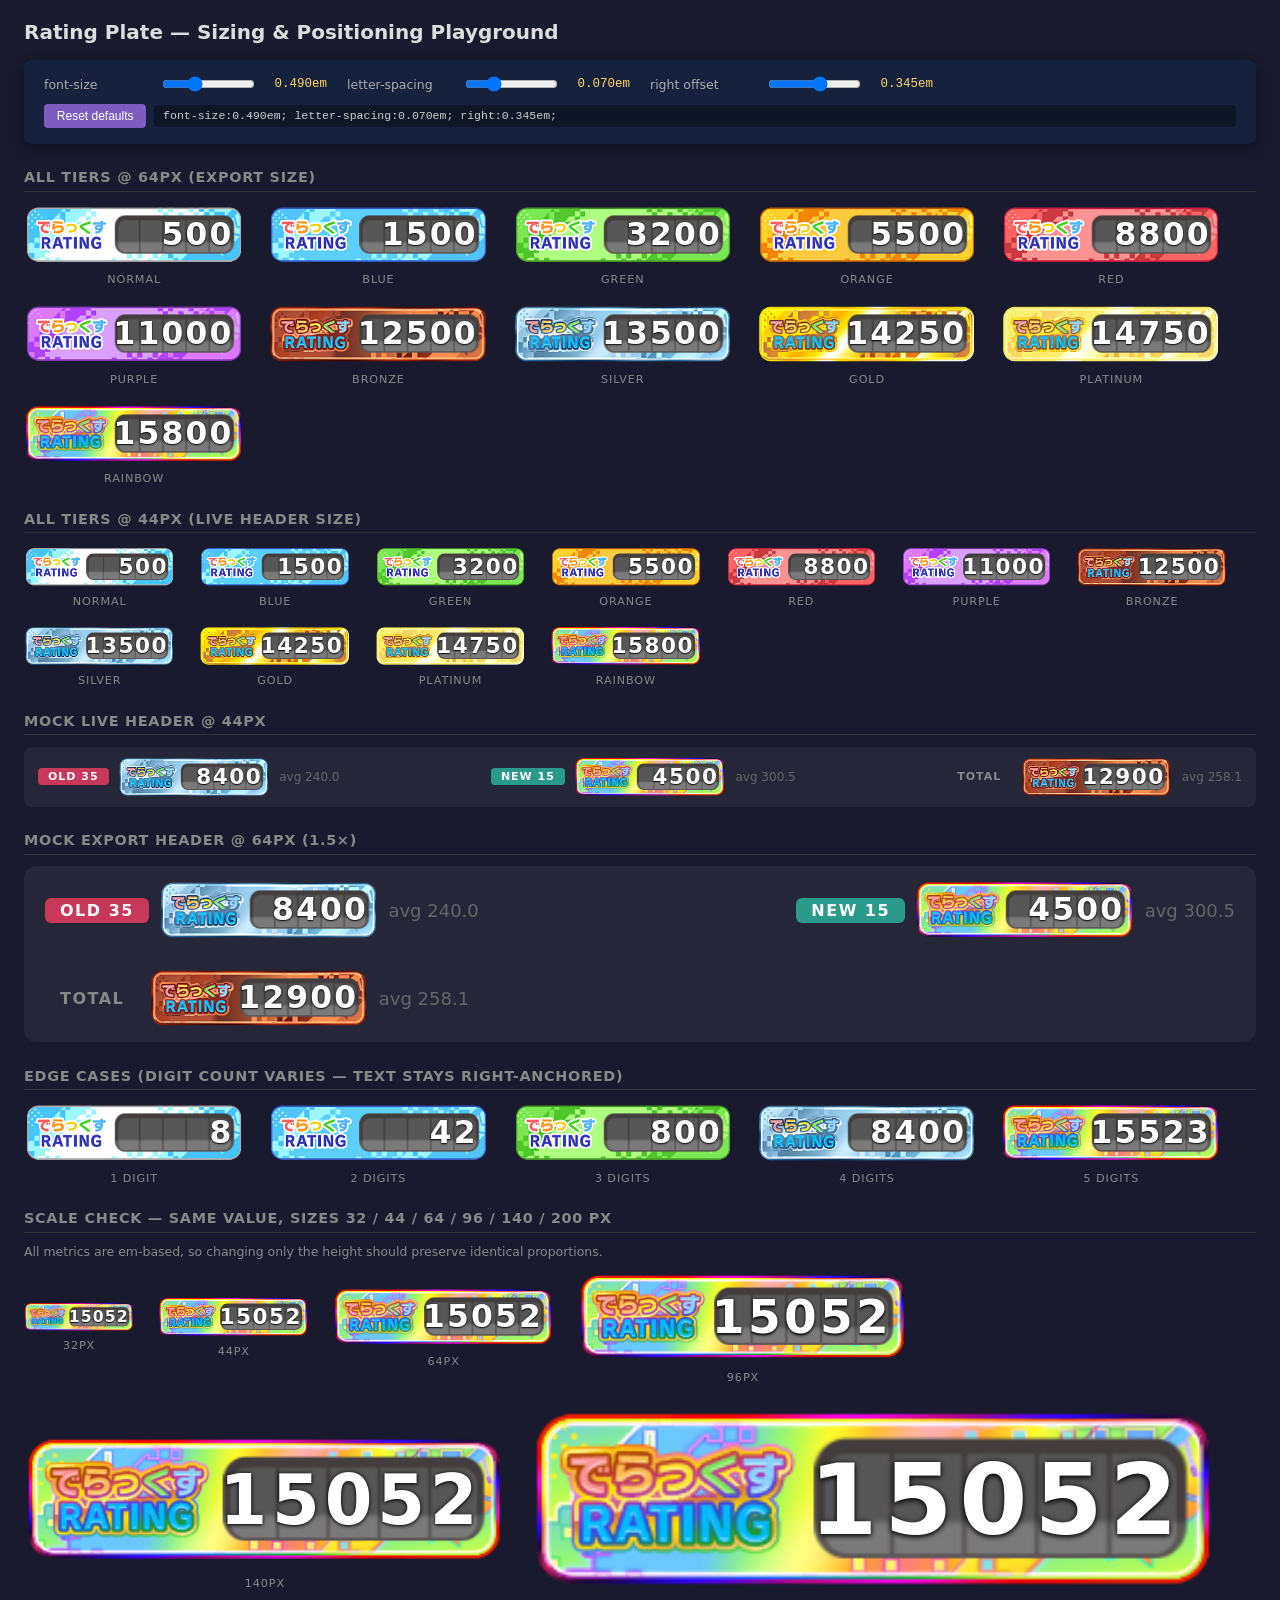
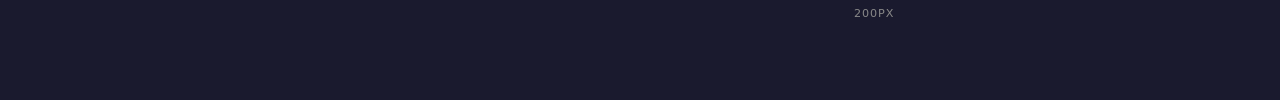
<file: rating_plate_test.html>
<!DOCTYPE html>
<html lang="en">
<head>
<meta charset="UTF-8">
<title>Rating Plate Test</title>
<style>
  * { box-sizing: border-box; margin: 0; padding: 0; }
  body {
    background: #1a1a2e;
    color: #ddd;
    font-family: 'Segoe UI', system-ui, sans-serif;
    padding: 1.25rem 1.5rem 4rem;
    min-height: 100vh;
  }
  h1 { font-size: 1.25rem; margin-bottom: 1rem; }
  h2 {
    font-size: 0.9rem;
    text-transform: uppercase;
    letter-spacing: 0.05em;
    color: #888;
    margin: 1.6rem 0 0.7rem;
    border-bottom: 1px solid #333;
    padding-bottom: 0.35rem;
  }

  /* ── Plate component (the part being tuned) ───────────────────────────────
     The plate sets `font-size: <height>px` inline, so 1em == plate height.
     Every value inside uses em → everything scales with the image.
     Text is right-anchored: no width, no text-align needed.
  */
  .rating-plate {
    position: relative;
    display: inline-block;
    vertical-align: middle;
    line-height: 0;
    flex-shrink: 0;
  }
  .rating-plate-bg {
    display: block;
    width: 100%;
    height: 100%;
    pointer-events: none;
  }
  .rating-plate-value {
    position: absolute;
    top: 50%;
    transform: translateY(-50%);
    color: #fff;
    font-family: 'Arial Black', Impact, system-ui, sans-serif;
    font-weight: 900;
    line-height: 1;
    white-space: nowrap;
    text-shadow:
      0 0.025em 0.05em rgba(0, 0, 0, 0.85),
      0 0      0.07em rgba(0, 0, 0, 0.6);
    /* Tunable via CSS vars (all em → scale with plate height): */
    right:          calc(var(--rp-right, 0.345) * 1em);
    font-size:      calc(var(--rp-fs,    0.490) * 1em);
    letter-spacing: calc(var(--rp-ls,    0.070) * 1em);
  }

  /* ── Layout ────────────────────────────────────────────────────────────── */
  .row {
    display: flex;
    flex-wrap: wrap;
    gap: 1rem 1.5rem;
    align-items: center;
    margin-bottom: 1rem;
  }
  .swatch {
    display: flex;
    flex-direction: column;
    align-items: center;
    gap: 0.4rem;
  }
  .swatch-label {
    font-size: 0.7rem;
    text-transform: uppercase;
    letter-spacing: 0.08em;
    color: #888;
  }

  /* Sliders */
  .controls {
    background: #16213e;
    border-radius: 8px;
    padding: 1rem 1.25rem;
    display: grid;
    grid-template-columns: repeat(auto-fill, minmax(280px, 1fr));
    gap: 0.75rem 1.25rem;
    margin-bottom: 1.25rem;
    position: sticky;
    top: 0;
    z-index: 10;
    box-shadow: 0 4px 12px rgba(0, 0, 0, 0.4);
  }
  .ctl {
    display: grid;
    grid-template-columns: 110px 1fr 64px;
    align-items: center;
    gap: 0.5rem;
    font-size: 0.78rem;
  }
  .ctl label { color: #aaa; }
  .ctl input[type=range] { width: 100%; }
  .ctl output {
    text-align: right;
    color: #ffd860;
    font-variant-numeric: tabular-nums;
    font-family: ui-monospace, SFMono-Regular, monospace;
  }
  .ctl-reset {
    grid-column: 1 / -1;
    display: flex;
    gap: 0.5rem;
    align-items: center;
  }
  .ctl-reset button {
    background: #7c5cbf;
    color: #fff;
    border: none;
    border-radius: 4px;
    padding: 0.3rem 0.8rem;
    font-size: 0.75rem;
    cursor: pointer;
    white-space: nowrap;
  }
  .ctl-reset button:hover { background: #9370db; }
  .ctl-reset code {
    flex: 1;
    background: #0f1726;
    padding: 0.3rem 0.55rem;
    border-radius: 4px;
    font-size: 0.72rem;
    color: #ccc;
    font-family: ui-monospace, SFMono-Regular, monospace;
    white-space: nowrap;
    overflow-x: auto;
  }

  /* Mock host containers like the app uses */
  .mock-header {
    display: flex;
    align-items: center;
    justify-content: space-between;
    background: rgba(255, 255, 255, 0.05);
    padding: 8px 14px;
    border-radius: 8px;
    gap: 1rem;
    flex-wrap: wrap;
  }
  .mock-header.export-scale {
    padding: 12px 21px;
    border-radius: 12px;
    gap: 1.5rem;
  }
  .mock-block {
    display: flex;
    align-items: center;
    gap: 0.6rem;
  }
  .mock-label {
    font-size: 11px;
    font-weight: 700;
    text-transform: uppercase;
    letter-spacing: 1px;
    padding: 2px 10px;
    border-radius: 4px;
    color: #fff;
  }
  .export-scale .mock-label {
    font-size: 16px;
    letter-spacing: 1.5px;
    padding: 3px 15px;
    border-radius: 6px;
  }
  .mock-label.old { background: #c83858; }
  .mock-label.new { background: #2a9a8a; }
  .mock-label.total { background: transparent; color: #888; }
  .mock-avg { font-size: 0.75rem; color: #666; }
  .export-scale .mock-avg { font-size: 1.125rem; }
</style>
</head>
<body>
  <h1>Rating Plate — Sizing &amp; Positioning Playground</h1>

  <!-- Live tuning controls -->
  <div class="controls">
    <div class="ctl">
      <label for="rp-fs">font-size</label>
      <input id="rp-fs" type="range" min="0.20" max="1.10" step="0.005" value="0.490">
      <output id="rp-fs-out">0.490em</output>
    </div>
    <div class="ctl">
      <label for="rp-ls">letter-spacing</label>
      <input id="rp-ls" type="range" min="-0.05" max="0.40" step="0.005" value="0.070">
      <output id="rp-ls-out">0.070em</output>
    </div>
    <div class="ctl">
      <label for="rp-right">right offset</label>
      <input id="rp-right" type="range" min="0" max="0.60" step="0.005" value="0.345">
      <output id="rp-right-out">0.345em</output>
    </div>
    <div class="ctl-reset">
      <button id="reset">Reset defaults</button>
      <code id="snippet"></code>
    </div>
  </div>

  <h2>All tiers @ 64px (export size)</h2>
  <div class="row" id="row-export"></div>

  <h2>All tiers @ 44px (live header size)</h2>
  <div class="row" id="row-live"></div>

  <h2>Mock live header @ 44px</h2>
  <div class="mock-header">
    <div class="mock-block">
      <span class="mock-label old">OLD 35</span>
      <span id="mock-old-live"></span>
      <span class="mock-avg">avg 240.0</span>
    </div>
    <div class="mock-block">
      <span class="mock-label new">NEW 15</span>
      <span id="mock-new-live"></span>
      <span class="mock-avg">avg 300.5</span>
    </div>
    <div class="mock-block">
      <span class="mock-label total">TOTAL</span>
      <span id="mock-total-live"></span>
      <span class="mock-avg">avg 258.1</span>
    </div>
  </div>

  <h2>Mock export header @ 64px (1.5×)</h2>
  <div class="mock-header export-scale">
    <div class="mock-block">
      <span class="mock-label old">OLD 35</span>
      <span id="mock-old-export"></span>
      <span class="mock-avg">avg 240.0</span>
    </div>
    <div class="mock-block">
      <span class="mock-label new">NEW 15</span>
      <span id="mock-new-export"></span>
      <span class="mock-avg">avg 300.5</span>
    </div>
    <div class="mock-block">
      <span class="mock-label total">TOTAL</span>
      <span id="mock-total-export"></span>
      <span class="mock-avg">avg 258.1</span>
    </div>
  </div>

  <h2>Edge cases (digit count varies — text stays right-anchored)</h2>
  <div class="row" id="row-edge"></div>

  <h2>Scale check — same value, sizes 32 / 44 / 64 / 96 / 140 / 200 px</h2>
  <p style="color:#888;font-size:0.78rem;margin-bottom:0.6rem;">
    All metrics are em-based, so changing only the height should preserve identical proportions.
  </p>
  <div class="row" id="row-scale"></div>
</body>
<script>
const TIERS = [
  ["normal",   500],
  ["blue",    1500],
  ["green",   3200],
  ["orange",  5500],
  ["red",     8800],
  ["purple", 11000],
  ["bronze", 12500],
  ["silver", 13500],
  ["gold",   14250],
  ["platinum", 14750],
  ["rainbow", 15800],
];
const PLATE_ASPECT = 296 / 86;

function plate(value, tier, height) {
  const w = (height * PLATE_ASPECT).toFixed(1);
  const span = document.createElement("span");
  span.className = "rating-plate";
  // Setting font-size = height makes 1em == plate height for all children.
  span.style.cssText = `height:${height}px;width:${w}px;font-size:${height}px;`;
  span.innerHTML =
    `<img class="rating-plate-bg" src="assets/rating_base_${tier}.png" alt="">` +
    `<span class="rating-plate-value">${value}</span>`;
  return span;
}

function swatch(value, tier, height, labelText) {
  const wrap = document.createElement("div");
  wrap.className = "swatch";
  wrap.appendChild(plate(value, tier, height));
  const lbl = document.createElement("div");
  lbl.className = "swatch-label";
  lbl.textContent = labelText || tier;
  wrap.appendChild(lbl);
  return wrap;
}

function fillRow(id, height, tiers) {
  const el = document.getElementById(id);
  el.innerHTML = "";
  for (const [t, v] of tiers) el.appendChild(swatch(v, t, height));
}

function fillMocks() {
  const map = [
    ["mock-old-live",     8400, "silver",   44],
    ["mock-new-live",     4500, "rainbow",  44],
    ["mock-total-live",  12900, "bronze",   44],
    ["mock-old-export",   8400, "silver",   64],
    ["mock-new-export",   4500, "rainbow",  64],
    ["mock-total-export",12900, "bronze",   64],
  ];
  for (const [id, v, t, h] of map) {
    const host = document.getElementById(id);
    host.innerHTML = "";
    host.appendChild(plate(v, t, h));
  }
}

function fillEdge() {
  const el = document.getElementById("row-edge");
  el.innerHTML = "";
  el.appendChild(swatch(8,     "normal",  64, "1 digit"));
  el.appendChild(swatch(42,    "blue",    64, "2 digits"));
  el.appendChild(swatch(800,   "green",   64, "3 digits"));
  el.appendChild(swatch(8400,  "silver",  64, "4 digits"));
  el.appendChild(swatch(15523, "rainbow", 64, "5 digits"));
}

function fillScale() {
  const el = document.getElementById("row-scale");
  el.innerHTML = "";
  for (const h of [32, 44, 64, 96, 140, 200]) {
    el.appendChild(swatch(15052, "rainbow", h, h + "px"));
  }
}

function renderAll() {
  fillRow("row-export", 64, TIERS);
  fillRow("row-live",   44, TIERS);
  fillEdge();
  fillScale();
  fillMocks();
}
renderAll();

// Live CSS-var tuning
function pushVars() {
  const root = document.documentElement.style;
  const fs    = +document.getElementById("rp-fs").value;
  const ls    = +document.getElementById("rp-ls").value;
  const right = +document.getElementById("rp-right").value;
  root.setProperty("--rp-fs",    fs);
  root.setProperty("--rp-ls",    ls);
  root.setProperty("--rp-right", right);

  document.getElementById("rp-fs-out").textContent    = fs.toFixed(3) + "em";
  document.getElementById("rp-ls-out").textContent    = ls.toFixed(3) + "em";
  document.getElementById("rp-right-out").textContent = right.toFixed(3) + "em";

  document.getElementById("snippet").textContent =
    `font-size:${fs.toFixed(3)}em; letter-spacing:${ls.toFixed(3)}em; right:${right.toFixed(3)}em;`;
}

for (const k of ["fs", "ls", "right"]) {
  document.getElementById("rp-" + k).addEventListener("input", pushVars);
}

document.getElementById("reset").addEventListener("click", () => {
  document.getElementById("rp-fs").value    = 0.490;
  document.getElementById("rp-ls").value    = 0.070;
  document.getElementById("rp-right").value = 0.345;
  pushVars();
});

pushVars();
</script>
</html>
</file>
